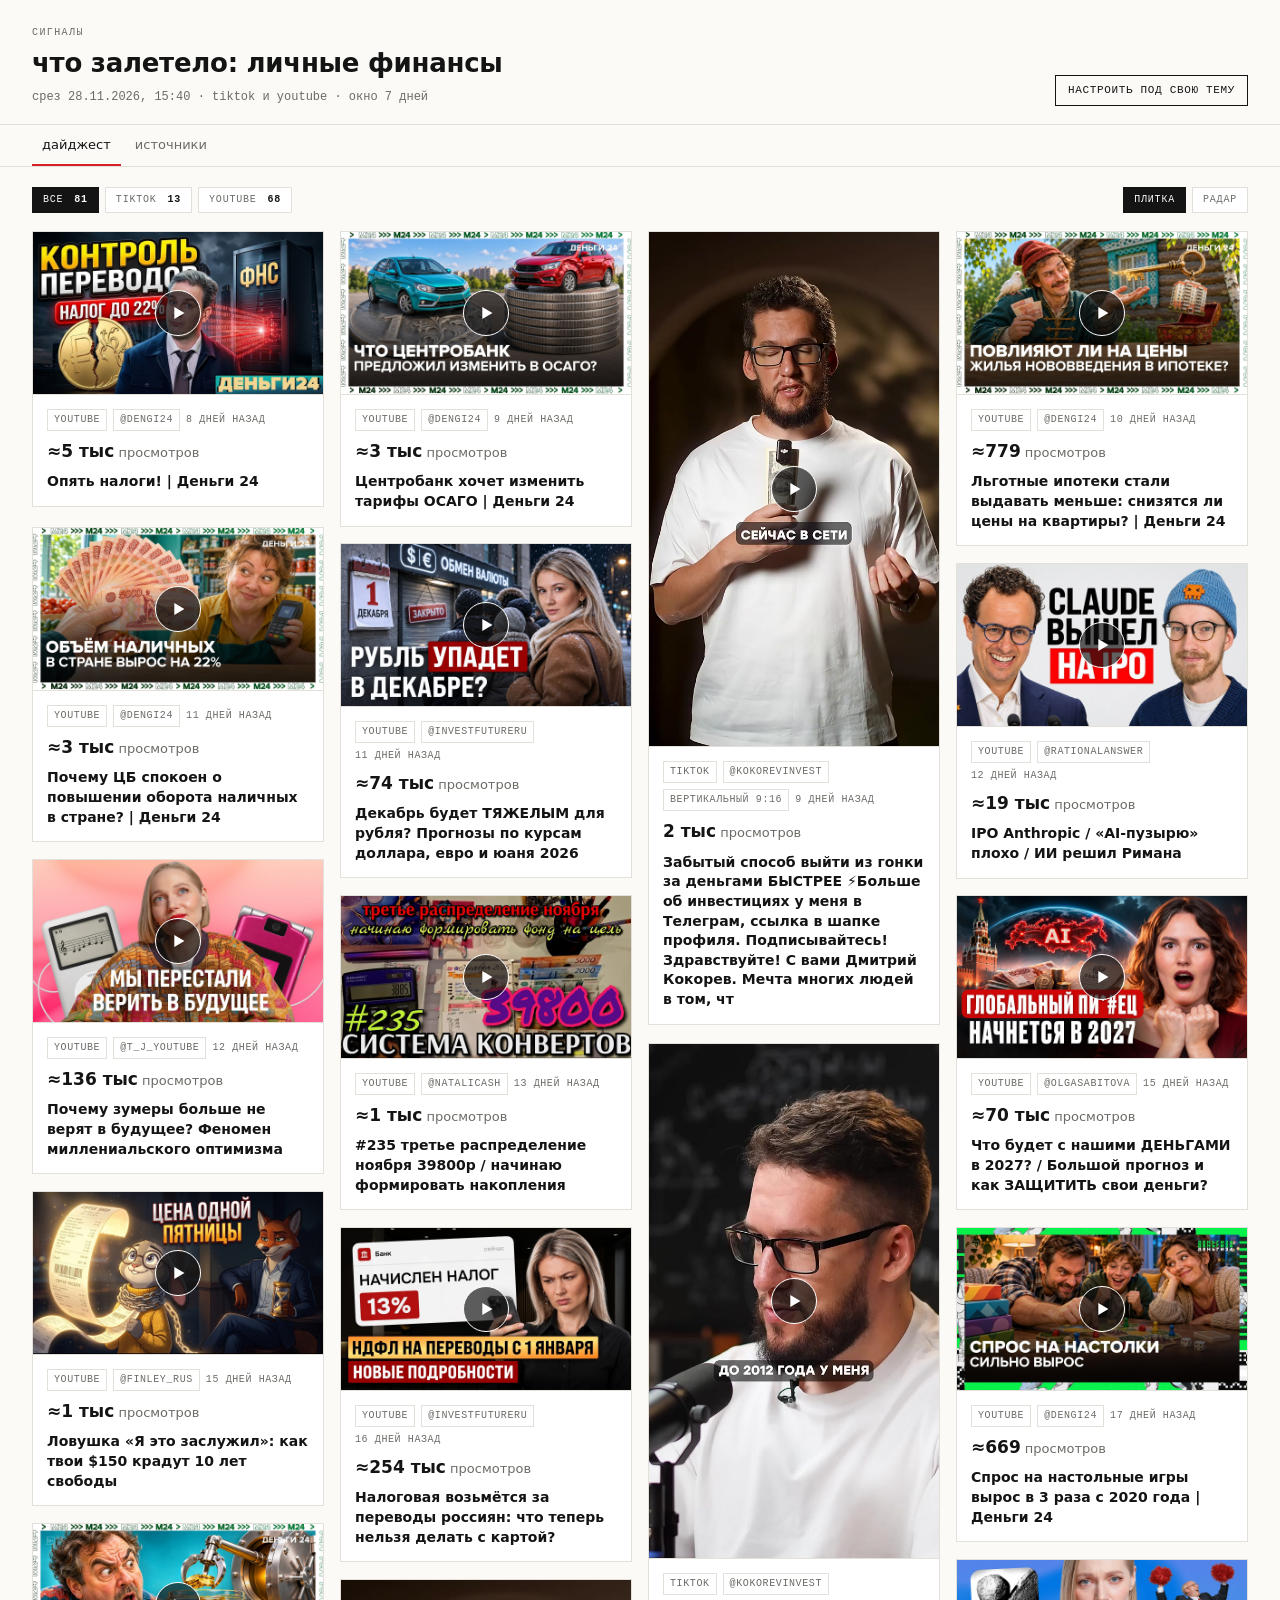
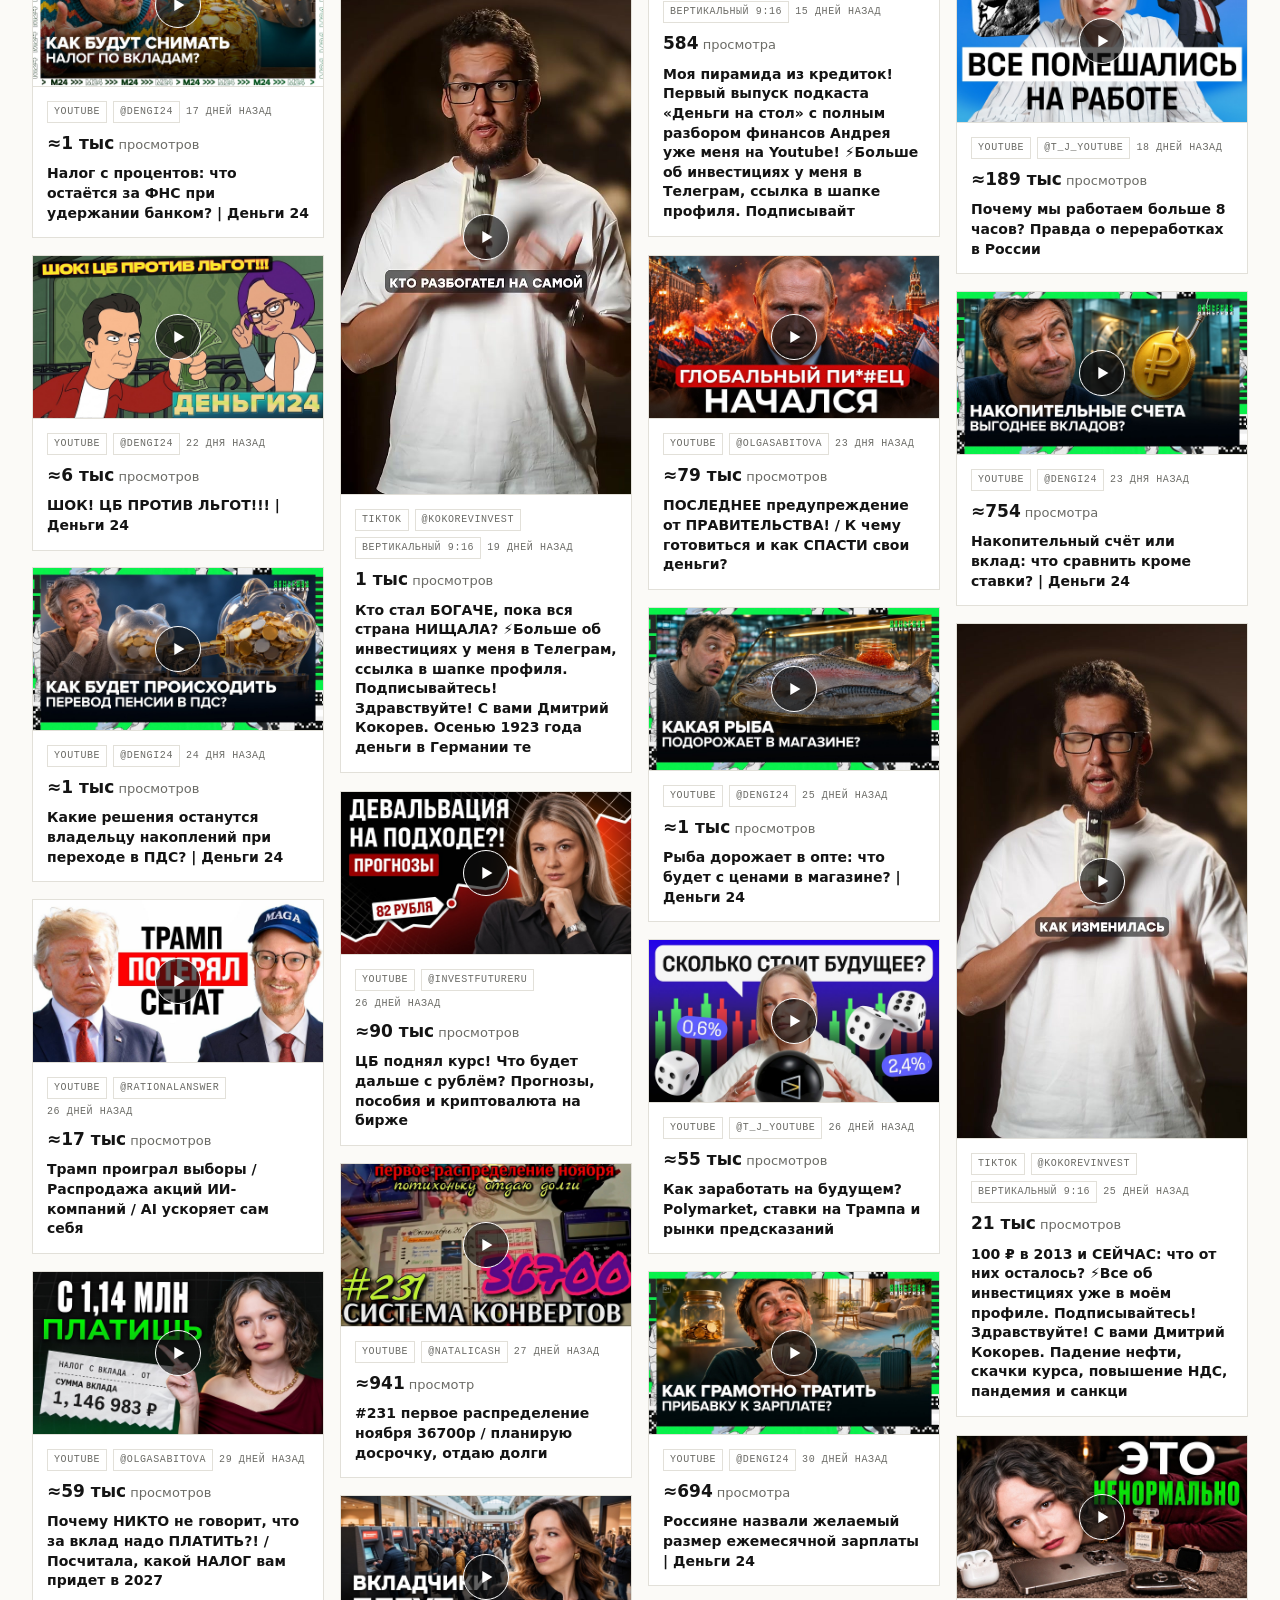
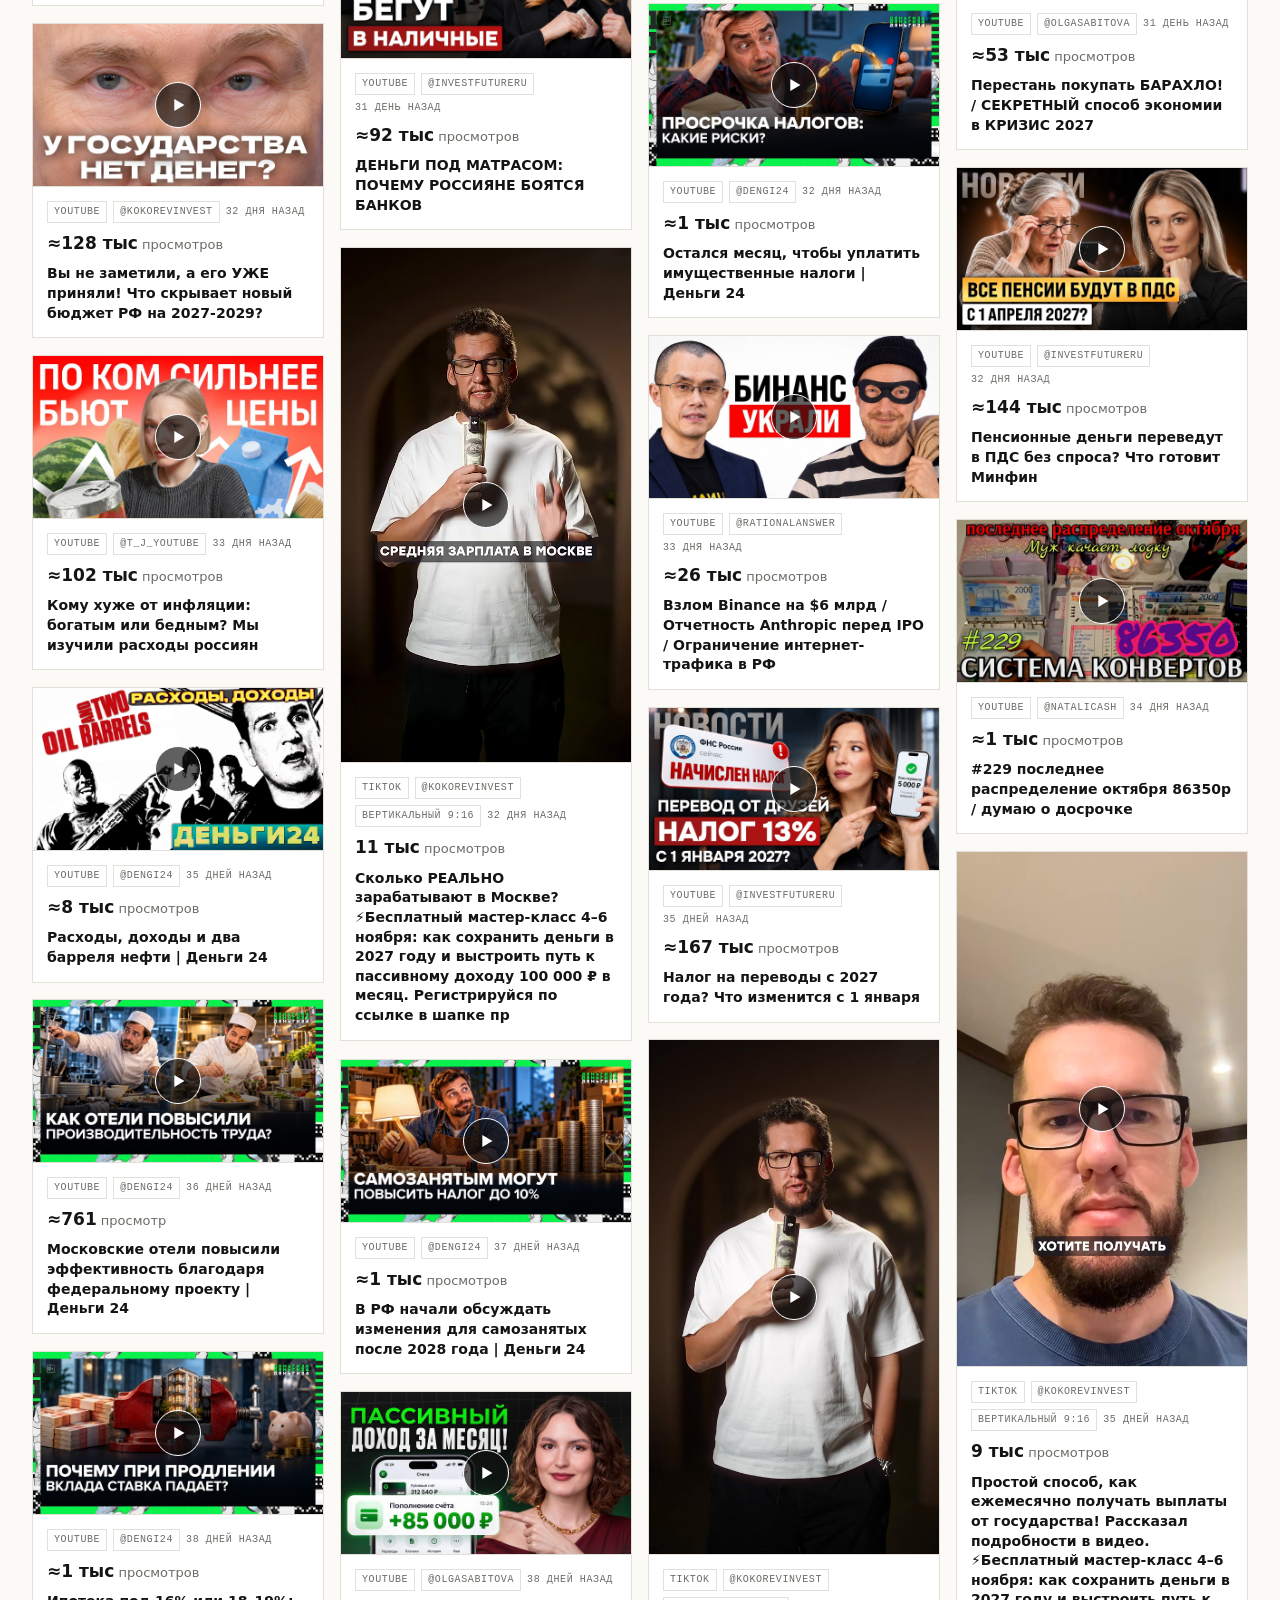
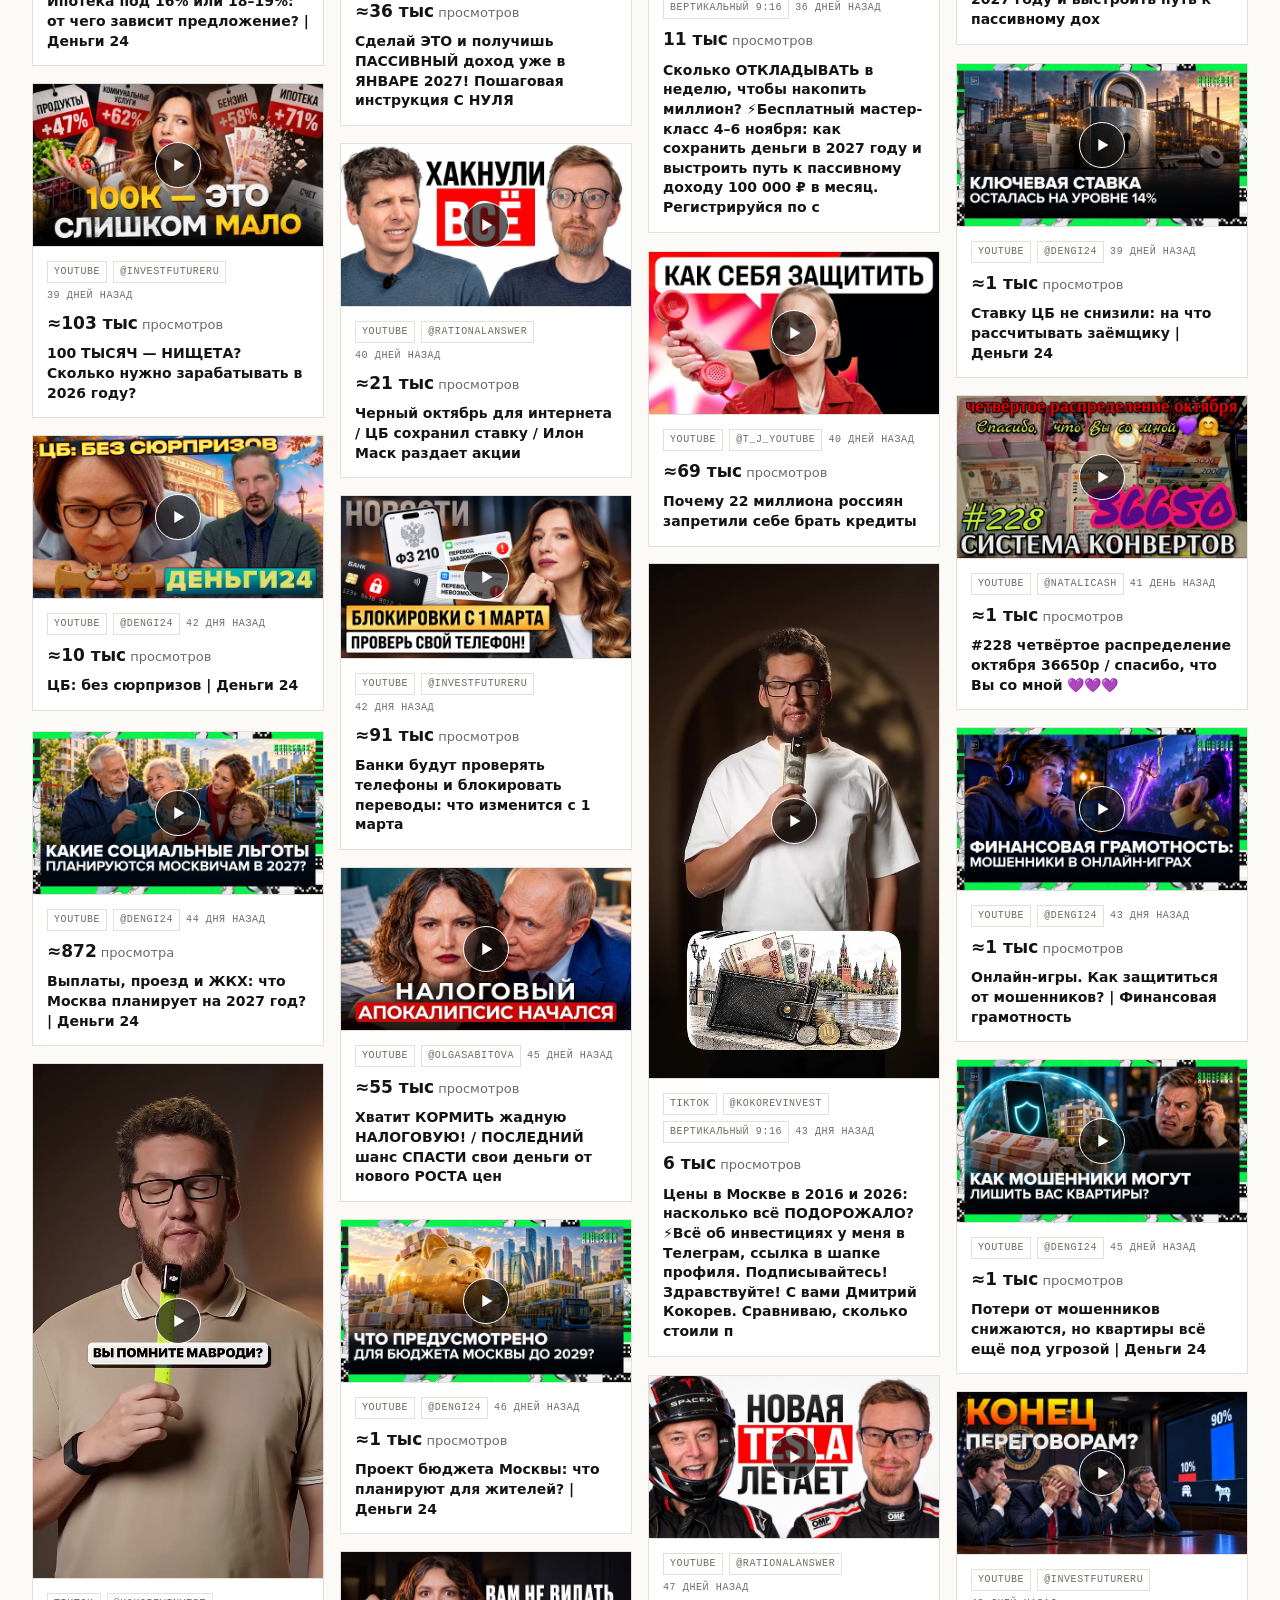
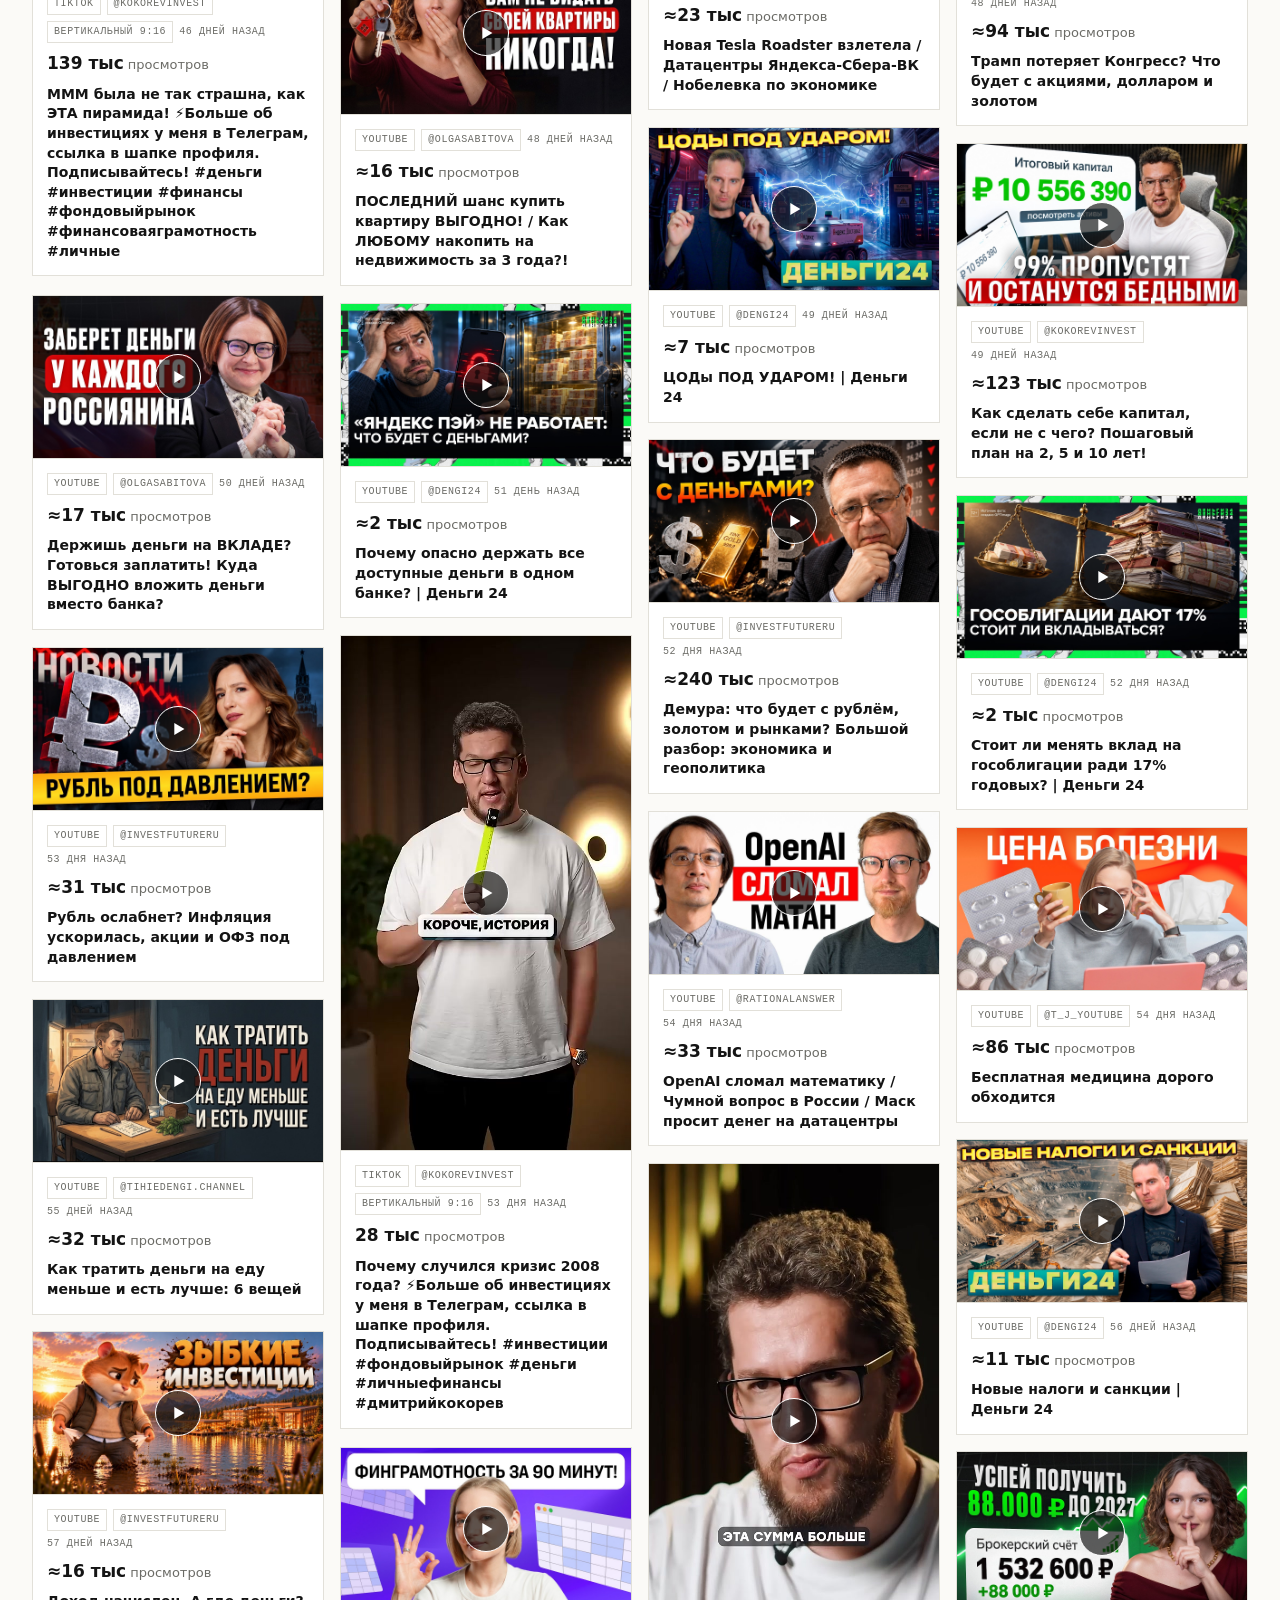
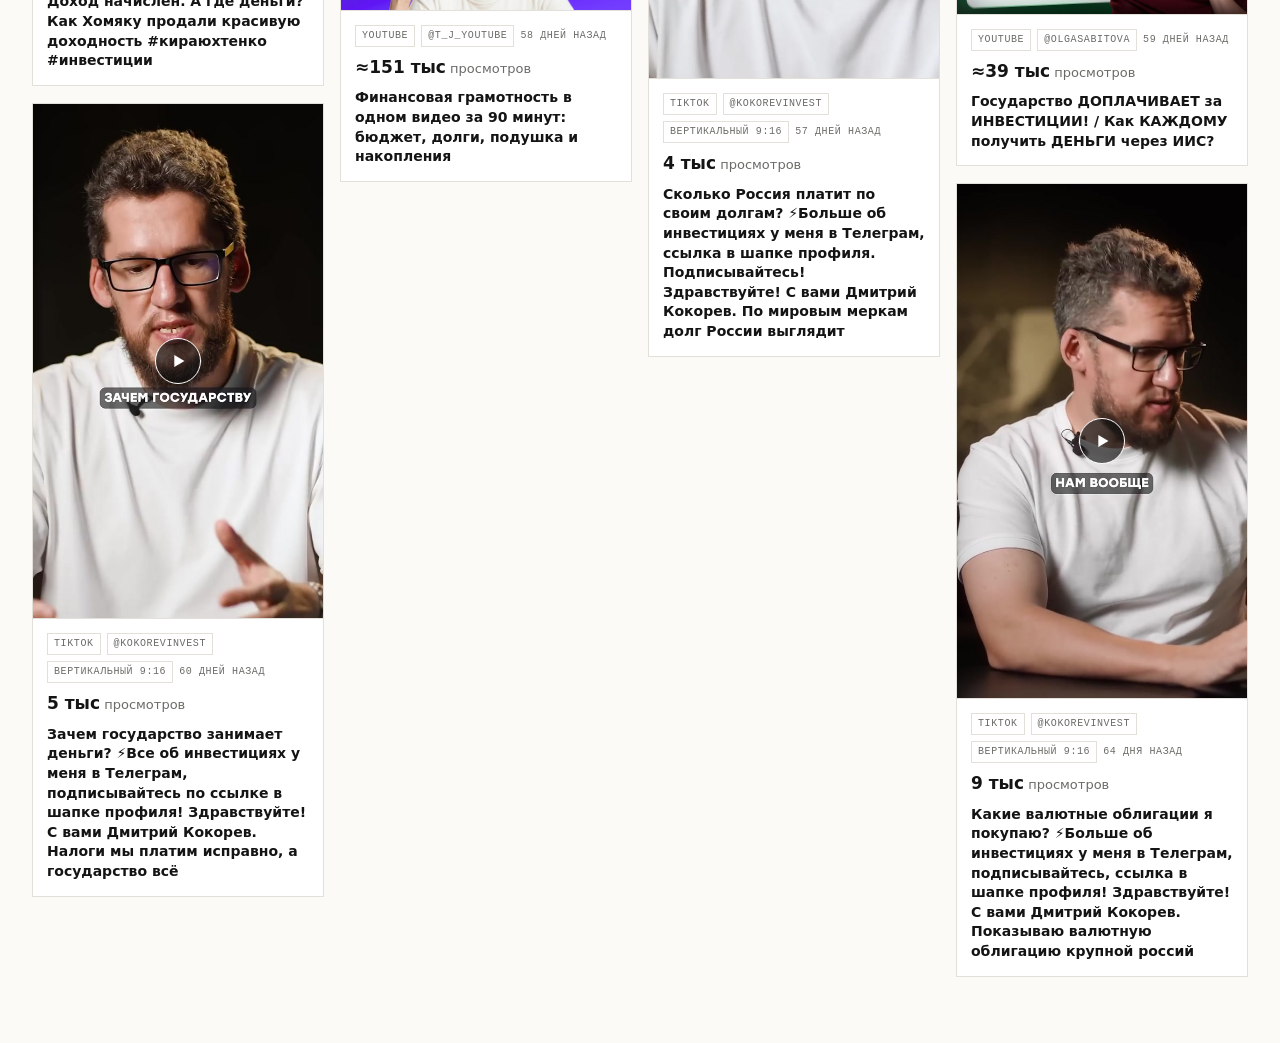
<file: site/index.html>
<!doctype html>
<html lang="ru">
  <head>
    <meta charset="utf-8" />
    <meta name="viewport" content="width=device-width,initial-scale=1" />
    <title>сигналы</title>
    <meta name="description" content="Что залетело у авторов в вашей теме: самые популярные ролики TikTok и YouTube за неделю." />
    <link rel="icon" href="data:image/svg+xml,<svg xmlns='http://www.w3.org/2000/svg' viewBox='0 0 32 32'><circle cx='16' cy='16' r='13' fill='none' stroke='%23d92027' stroke-width='3'/><circle cx='16' cy='16' r='4' fill='%23d92027'/></svg>" />
    <link rel="stylesheet" href="./style.css?v=2" />
  </head>
  <body data-view="digest">
    <header class="top">
      <div>
        <p class="eyebrow">сигналы</p>
        <h1 id="theme">что залетело в вашей теме</h1>
        <p class="sub" id="stamp">загрузка…</p>
      </div>
      <a class="setup-link" href="./setup.html">настроить под свою тему</a>
    </header>

    <nav class="tabs" aria-label="Разделы">
      <button class="tab is-active" data-view="digest" type="button">дайджест</button>
      <button class="tab" data-view="sources" type="button">источники</button>
    </nav>

    <main>
      <section class="view is-active" data-panel="digest">
        <p class="summary" id="summary" hidden></p>
        <div class="switches">
          <div class="chips" id="platforms" role="group" aria-label="площадка"></div>
          <div class="chips" id="layouts" role="group" aria-label="вид">
            <button type="button" class="chip" data-layout="grid">плитка</button>
            <button type="button" class="chip" data-layout="radar">радар</button>
          </div>
        </div>
        <div id="digest"></div>
      </section>

      <section class="view" data-panel="sources">
        <p class="note">Посты отслеживаемых авторов за окно, по 3 лучших с площадки по числу просмотров, плюс лучший пост последних суток. Один человек – один пост. Числа TikTok и YouTube между собой не сравниваются.</p>
        <div id="sources"></div>
      </section>
    </main>

    <script type="module" src="./app.js?v=2"></script>
  </body>
</html>
</file>
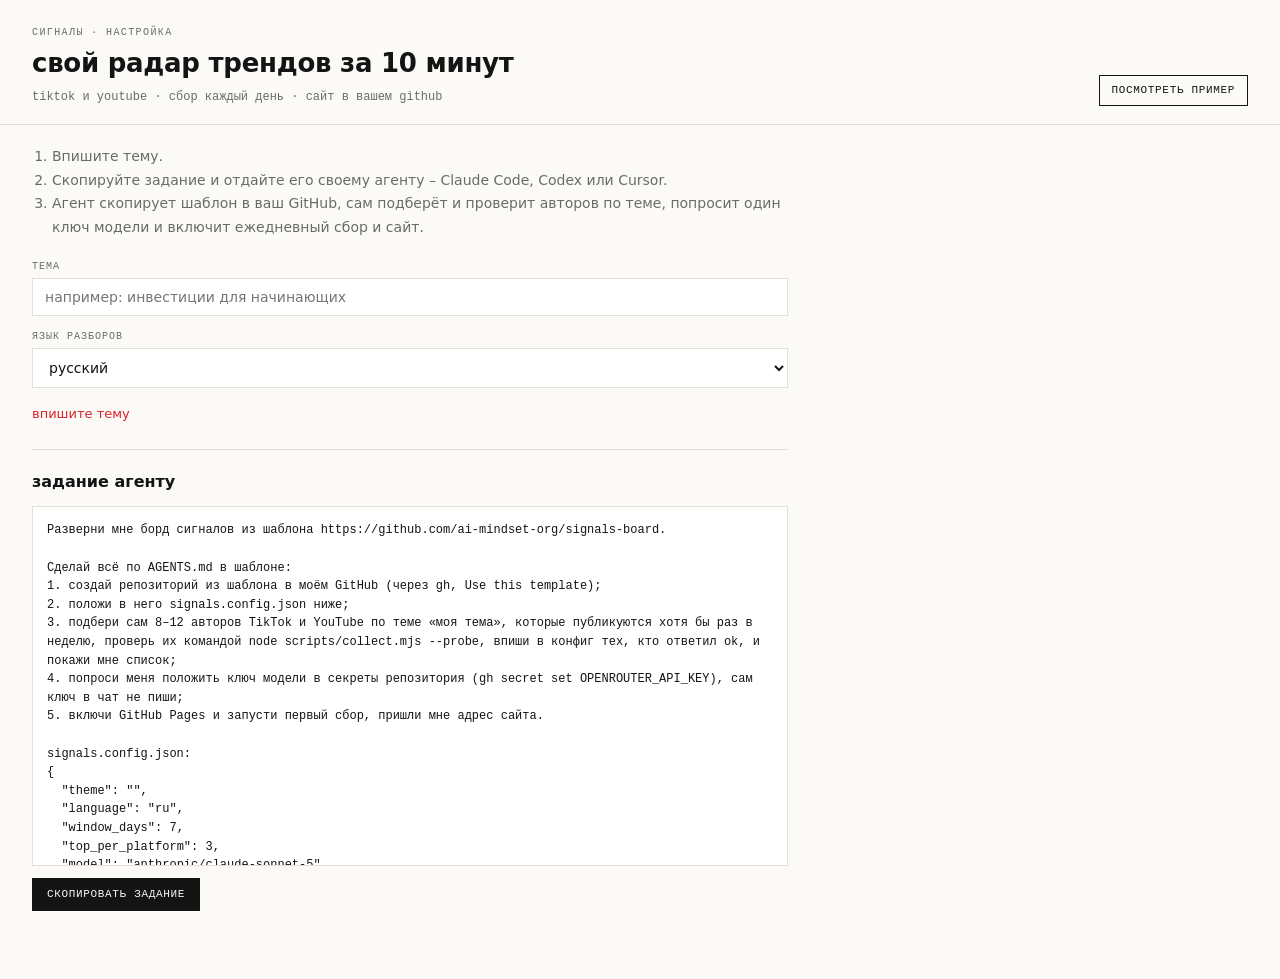
<file: site/setup.html>
<!doctype html>
<html lang="ru">
  <head>
    <meta charset="utf-8" />
    <meta name="viewport" content="width=device-width,initial-scale=1" />
    <title>сигналы · настройка</title>
    <link rel="icon" href="data:image/svg+xml,<svg xmlns='http://www.w3.org/2000/svg' viewBox='0 0 32 32'><circle cx='16' cy='16' r='13' fill='none' stroke='%23d92027' stroke-width='3'/><circle cx='16' cy='16' r='4' fill='%23d92027'/></svg>" />
    <link rel="stylesheet" href="./style.css?v=1" />
    <style>
      .setup { max-width: 820px; }
      .steps { margin: 0 0 22px; padding-left: 20px; color: var(--muted); line-height: 1.7; }
      .field { display: flex; flex-direction: column; gap: 6px; margin: 0 0 16px; }
      .field label { font: 10px/1 var(--mono); letter-spacing: 0.1em; text-transform: uppercase; color: var(--muted); }
      input, select { font: 14px var(--sans); color: var(--ink); background: var(--card); border: 1px solid var(--line); padding: 10px 12px; width: 100%; }
      input:focus, select:focus { outline: 2px solid var(--ink); outline-offset: -1px; }
      .out { margin-top: 26px; border-top: 1px solid var(--line); padding-top: 20px; }
      .out h2 { font-size: 16px; margin: 0 0 8px; }
      pre { background: var(--card); border: 1px solid var(--line); padding: 14px; font: 12px/1.55 var(--mono); white-space: pre-wrap; word-break: break-word; max-height: 360px; overflow: auto; }
      .actions { display: flex; gap: 8px; flex-wrap: wrap; margin: 8px 0 20px; }
      .btn { font: 11px/1 var(--mono); letter-spacing: 0.06em; text-transform: uppercase; padding: 10px 14px; border: 1px solid var(--ink); background: var(--ink); color: var(--bg); cursor: pointer; }
      .warn { color: var(--hit); font-size: 13px; min-height: 1.2em; }
    </style>
  </head>
  <body>
    <header class="top">
      <div>
        <p class="eyebrow">сигналы · настройка</p>
        <h1>свой радар трендов за 10 минут</h1>
        <p class="sub">tiktok и youtube · сбор каждый день · сайт в вашем github</p>
      </div>
      <a class="setup-link" href="./index.html">посмотреть пример</a>
    </header>

    <main class="setup">
      <ol class="steps">
        <li>Впишите тему.</li>
        <li>Скопируйте задание и отдайте его своему агенту – Claude Code, Codex или Cursor.</li>
        <li>Агент скопирует шаблон в ваш GitHub, сам подберёт и проверит авторов по теме, попросит один ключ модели и включит ежедневный сбор и сайт.</li>
      </ol>

      <div class="field">
        <label for="theme">тема</label>
        <input id="theme" placeholder="например: инвестиции для начинающих" />
      </div>
      <div class="field">
        <label for="language">язык разборов</label>
        <select id="language"><option value="ru">русский</option><option value="en">english</option></select>
      </div>
      <p class="warn" id="warn"></p>

      <div class="out">
        <h2>задание агенту</h2>
        <pre id="prompt"></pre>
        <div class="actions">
          <button class="btn" type="button" data-copy="prompt">скопировать задание</button>
        </div>
      </div>
    </main>

    <script>
      // Адрес шаблона подставляется при публикации репозитория.
      const TEMPLATE = 'https://github.com/ai-mindset-org/signals-board';
      const $ = (id) => document.getElementById(id);

      function build() {
        const config = {
          theme: $('theme').value.trim(),
          language: $('language').value,
          window_days: 7,
          top_per_platform: 3,
          model: 'anthropic/claude-sonnet-5',
          tiktok: [],
          youtube: [],
        };
        const json = JSON.stringify(config, null, 2);
        $('warn').textContent = config.theme ? '' : 'впишите тему';
        $('prompt').textContent = [
          `Разверни мне борд сигналов из шаблона ${TEMPLATE}.`,
          '',
          'Сделай всё по AGENTS.md в шаблоне:',
          '1. создай репозиторий из шаблона в моём GitHub (через gh, Use this template);',
          '2. положи в него signals.config.json ниже;',
          `3. подбери сам 8–12 авторов TikTok и YouTube по теме «${config.theme || 'моя тема'}», которые публикуются хотя бы раз в неделю, проверь их командой node scripts/collect.mjs --probe, впиши в конфиг тех, кто ответил ok, и покажи мне список;`,
          '4. попроси меня положить ключ модели в секреты репозитория (gh secret set OPENROUTER_API_KEY), сам ключ в чат не пиши;',
          '5. включи GitHub Pages и запусти первый сбор, пришли мне адрес сайта.',
          '',
          'signals.config.json:',
          json,
        ].join('\n');
      }
      document.querySelectorAll('input, select').forEach((n) => n.addEventListener('input', build));
      document.querySelectorAll('[data-copy]').forEach((b) => b.addEventListener('click', async () => {
        await navigator.clipboard.writeText($(b.dataset.copy).textContent);
        const t = b.textContent; b.textContent = 'скопировано'; setTimeout(() => { b.textContent = t; }, 1500);
      }));
      build();
    </script>
  </body>
</html>
</file>
<file: site/style.css>
:root {
  --bg: #fbfaf7;
  --card: #ffffff;
  --ink: #141414;
  --muted: #6b6b66;
  --line: #e2e0d9;
  --soft: #f1efe9;
  --hit: #d92027;
  --tip-bg: #f8f9fb;
  --mono: "JetBrains Mono", ui-monospace, SFMono-Regular, Menlo, Consolas, monospace;
  --sans: Inter, system-ui, -apple-system, "Segoe UI", Roboto, sans-serif;
  color-scheme: light;
}
@media (prefers-color-scheme: dark) {
  :root {
    --bg: #131312;
    --card: #1b1b1a;
    --ink: #efeee9;
    --muted: #9a9993;
    --line: #2e2e2b;
    --soft: #232321;
    --tip-bg: #2a2a2d;
    color-scheme: dark;
  }
}
* { box-sizing: border-box; }
body { margin: 0; background: var(--bg); color: var(--ink); font: 14px/1.5 var(--sans); }
a { color: inherit; }

.top { display: flex; justify-content: space-between; align-items: flex-end; gap: 16px; padding: 28px 32px 18px; border-bottom: 1px solid var(--line); flex-wrap: wrap; }
.eyebrow { margin: 0 0 6px; font: 10px/1 var(--mono); letter-spacing: 0.14em; text-transform: uppercase; color: var(--muted); }
h1 { margin: 0; font-size: 26px; font-weight: 600; letter-spacing: -0.01em; }
.sub { margin: 6px 0 0; color: var(--muted); font: 12px/1.4 var(--mono); }
.setup-link { font: 11px/1 var(--mono); letter-spacing: 0.06em; text-transform: uppercase; text-decoration: none; border: 1px solid var(--ink); padding: 9px 12px; }
.setup-link:hover { background: var(--ink); color: var(--bg); }

.tabs { display: flex; gap: 4px; padding: 0 32px; border-bottom: 1px solid var(--line); }
.tab { font: 13px var(--sans); background: none; border: 0; border-bottom: 2px solid transparent; padding: 12px 10px; color: var(--muted); cursor: pointer; }
.tab.is-active { color: var(--ink); border-bottom-color: var(--hit); }
main { padding: 20px 32px 48px; }
.view { display: none; }
.view.is-active { display: block; }

.summary { max-width: 860px; margin: 0 0 18px; font-size: 15px; line-height: 1.6; }
.note { max-width: 760px; color: var(--muted); }
.switches { display: flex; justify-content: space-between; flex-wrap: wrap; gap: 8px 18px; }
.chips { display: flex; flex-wrap: wrap; gap: 6px; }
.chip { font: 10px/1 var(--mono); letter-spacing: 0.08em; text-transform: uppercase; padding: 7px 10px; border: 1px solid var(--line); background: var(--card); color: var(--muted); cursor: pointer; }
.chip b { color: var(--ink); margin-left: 4px; }
.chip:hover { border-color: var(--ink); color: var(--ink); }
.chip.is-active { background: var(--ink); border-color: var(--ink); color: var(--bg); }
.chip.is-active b { color: var(--bg); }

/* плитка: мозаика без пустот, высоту строк считает app.js */
.grid { display: grid; grid-template-columns: repeat(auto-fill, minmax(260px, 1fr)); column-gap: 16px; row-gap: 0; grid-auto-rows: 4px; align-items: start; margin-top: 18px; }
.card { display: flex; flex-direction: column; background: var(--card); border: 1px solid var(--line); overflow: hidden; }
.frame { position: relative; display: block; flex-shrink: 0; aspect-ratio: var(--ratio, 4 / 5); background: var(--soft); border: 0; border-bottom: 1px solid var(--line); padding: 0; width: 100%; cursor: pointer; overflow: hidden; }
.frame img { width: 100%; height: 100%; object-fit: cover; display: block; }
.frame iframe { width: 100%; height: 100%; border: 0; display: block; }
.play { position: absolute; left: 50%; top: 50%; transform: translate(-50%, -50%); width: 46px; height: 46px; border-radius: 50%; display: grid; place-items: center; background: rgba(16, 16, 16, 0.66); color: #fff; border: 1px solid #fff; }
.frame:hover .play { background: #111; }
.body { display: flex; flex-direction: column; gap: 8px; padding: 14px; }
.row { display: flex; flex-wrap: wrap; gap: 6px; align-items: center; font: 10px/1.4 var(--mono); color: var(--muted); text-transform: uppercase; letter-spacing: 0.06em; }
.tag { border: 1px solid var(--line); padding: 3px 6px; }
.num { margin: 0; font-size: 13px; color: var(--muted); }
.num b { font-size: 17px; color: var(--ink); }
.title { margin: 0; font-size: 14px; font-weight: 600; line-height: 1.4; }
.title a { text-decoration: none; }
.title a:hover { text-decoration: underline; }
.why { margin: 0; font-size: 12px; color: var(--muted); line-height: 1.55; }
.fallback { margin: 0; padding: 6px 14px 0; font: 10px var(--mono); text-transform: uppercase; }
.fallback a { color: var(--muted); }
.empty { color: var(--muted); }

/* подсказка «о чём пост» */
.tip { position: fixed; width: 280px; max-width: calc(100vw - 24px); z-index: 999; background: var(--tip-bg); border: 1px solid var(--hit); color: var(--ink); font-size: 13px; line-height: 1.5; padding: 8px 12px; box-shadow: 0 2px 10px rgba(0, 0, 0, 0.12); pointer-events: none; opacity: 0; visibility: hidden; transition: opacity 0.15s, visibility 0s 0.15s; }
.tip.on { opacity: 1; visibility: visible; transition: opacity 0.15s; }
.tip b { display: block; font: 10px var(--mono); letter-spacing: 0.1em; text-transform: uppercase; font-weight: 400; opacity: 0.6; margin-bottom: 3px; }
.tip i { display: block; font-style: normal; font-size: 10px; opacity: 0.5; margin-top: 4px; }

/* радар */
.radar { position: relative; margin-top: 18px; }
.radar svg { display: block; width: 100%; max-width: 1100px; height: auto; margin: 0 auto; overflow: visible; }
.ring { fill: none; stroke: var(--line); }
.axis { stroke: var(--line); stroke-dasharray: 3 4; }
.ring-label { fill: var(--muted); font: 10px var(--mono); text-transform: uppercase; letter-spacing: 0.08em; }
.sector { fill: var(--ink); font: 11px var(--mono); text-transform: uppercase; letter-spacing: 0.1em; }
.sweep { fill: var(--hit); animation: spin 6s linear infinite; }
.beam { stroke: var(--hit); stroke-width: 1.5; stroke-opacity: 0.8; }
.dot { fill: var(--hit); fill-opacity: 0.22; stroke: var(--hit); stroke-opacity: 0.55; cursor: pointer; animation: glow 6s linear infinite; }
.dot.is-rest { fill: var(--bg); fill-opacity: 1; stroke-opacity: 0.8; stroke-width: 1.5; animation: none; }
.dot:hover, .dot.is-active { fill-opacity: 0.95; stroke-opacity: 1; animation: none; }
.dot.is-rest:hover, .dot.is-rest.is-active { fill: var(--hit); }
.ping { fill: none; stroke: var(--hit); stroke-width: 1.5; opacity: 0; pointer-events: none; transform-box: fill-box; transform-origin: center; animation: ping 6s linear infinite; }
@keyframes spin { to { transform: rotate(360deg); } }
@keyframes glow { 0% { fill-opacity: 0.95; } 35% { fill-opacity: 0.35; } 100% { fill-opacity: 0.22; } }
@keyframes ping { 0% { opacity: 0.85; transform: scale(1); } 18% { opacity: 0; transform: scale(2.6); } 100% { opacity: 0; } }
@media (prefers-reduced-motion: reduce) { .sweep { display: none; } .dot, .ping { animation: none; } }
.legend { text-align: center; font: 10px var(--mono); text-transform: uppercase; letter-spacing: 0.08em; color: var(--muted); margin: 8px 0 0; }
.pop { position: absolute; z-index: 50; box-shadow: 0 6px 24px rgba(0, 0, 0, 0.16); }
.pop[hidden] { display: none; }
.pop.is-vertical .card { flex-direction: row; align-items: flex-start; }
.pop.is-vertical .frame { border-bottom: 0; border-right: 1px solid var(--line); }
.pop .title a { display: -webkit-box; -webkit-line-clamp: 4; -webkit-box-orient: vertical; overflow: hidden; }

/* источники */
.src { display: flex; justify-content: space-between; gap: 12px; padding: 10px 0; border-bottom: 1px solid var(--line); font: 12px var(--mono); max-width: 760px; }
.src .bad { color: var(--hit); }

@media (max-width: 640px) {
  .top, .tabs, main { padding-left: 16px; padding-right: 16px; }
}
</file>
